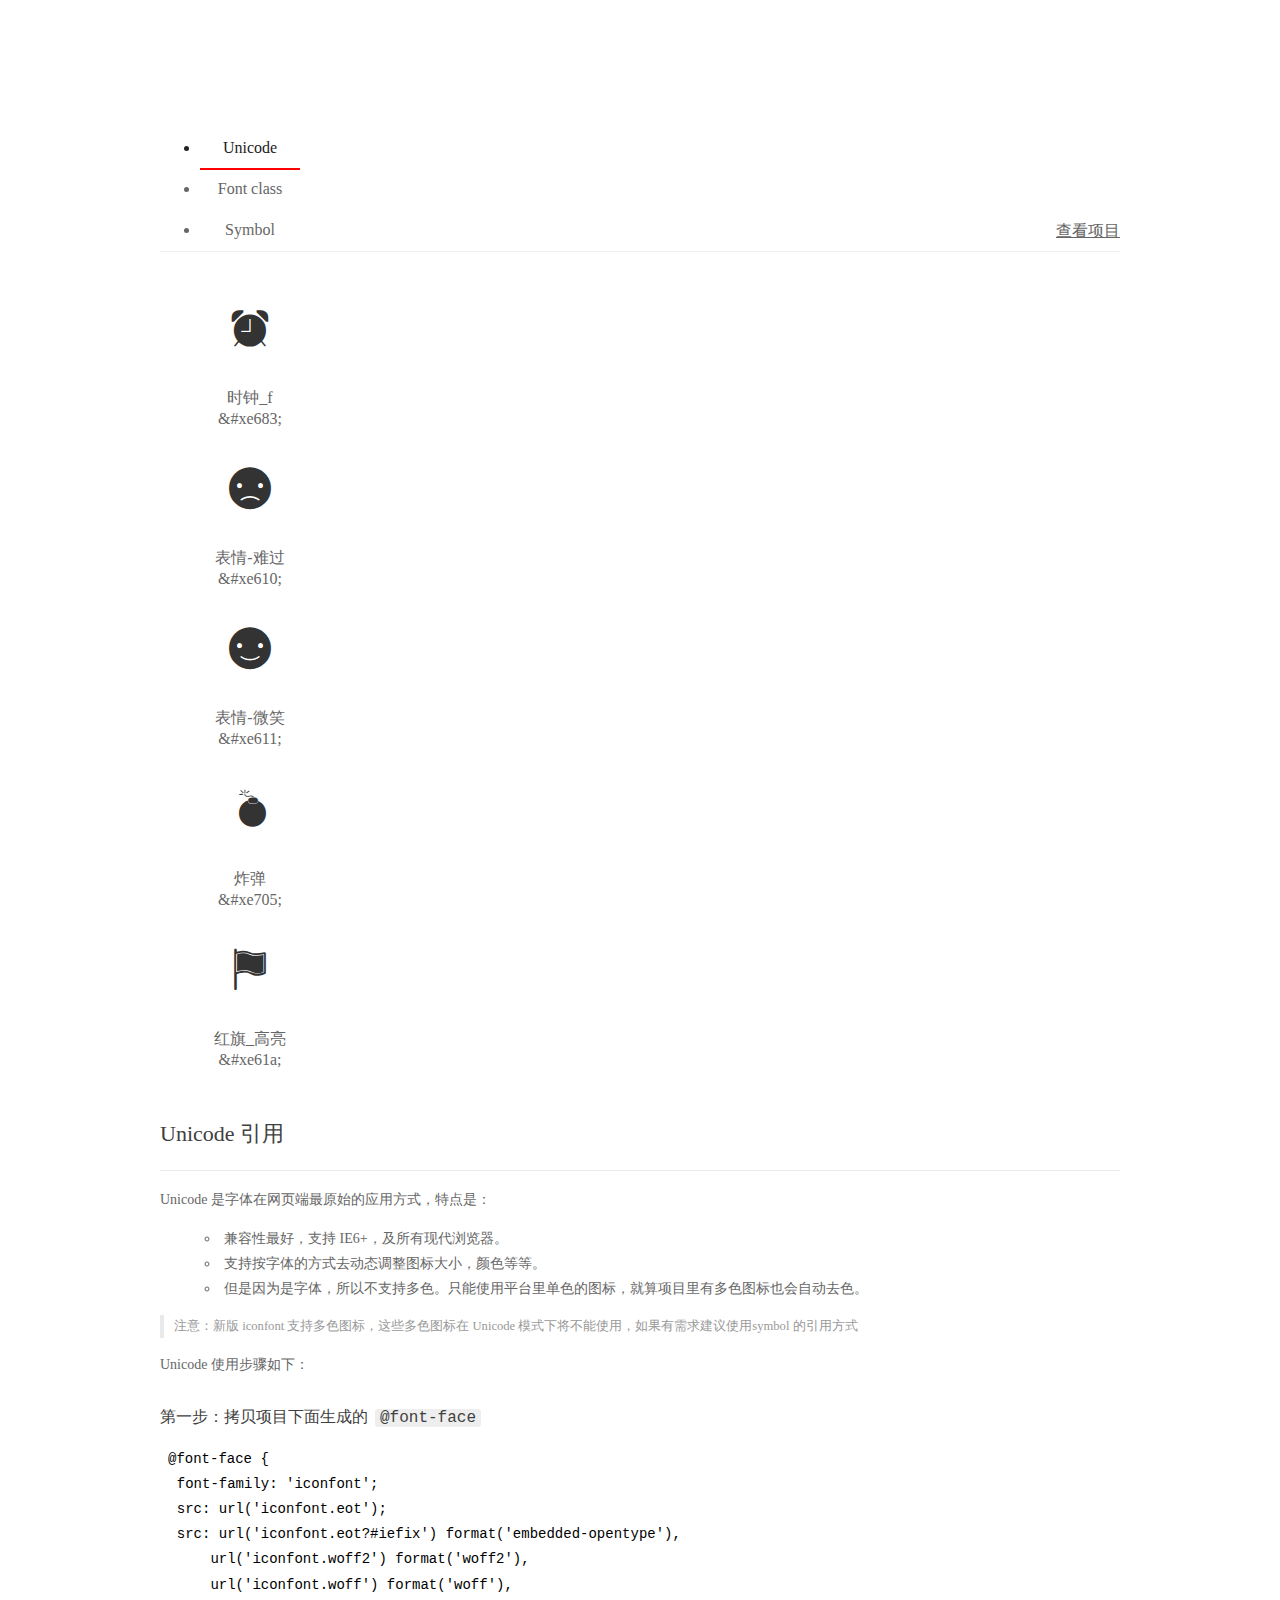
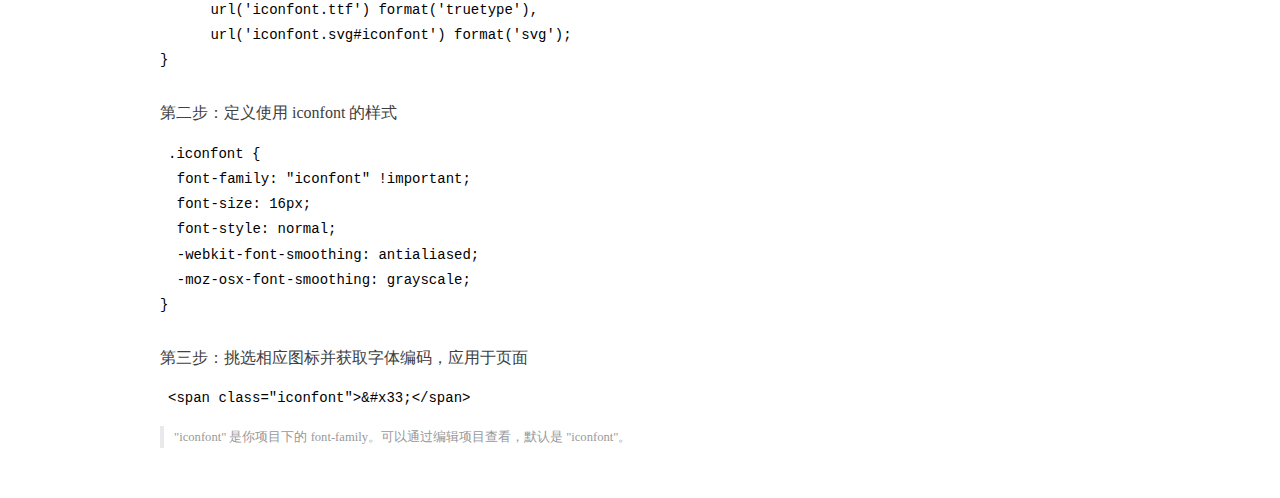
<file: css/font_1235511_7ko6gtr9vdm/demo_index.html>
<!DOCTYPE html>
<html>
<head>
  <meta charset="utf-8"/>
  <title>IconFont Demo</title>
  <link rel="shortcut icon" href="https://gtms04.alicdn.com/tps/i4/TB1_oz6GVXXXXaFXpXXJDFnIXXX-64-64.ico" type="image/x-icon"/>
  <link rel="stylesheet" href="https://g.alicdn.com/thx/cube/1.3.2/cube.min.css">
  <link rel="stylesheet" href="demo.css">
  <link rel="stylesheet" href="iconfont.css">
  <script src="iconfont.js"></script>
  <!-- jQuery -->
  <script src="https://a1.alicdn.com/oss/uploads/2018/12/26/7bfddb60-08e8-11e9-9b04-53e73bb6408b.js"></script>
  <!-- 代码高亮 -->
  <script src="https://a1.alicdn.com/oss/uploads/2018/12/26/a3f714d0-08e6-11e9-8a15-ebf944d7534c.js"></script>
</head>
<body>
  <div class="main">
    <h1 class="logo"><a href="https://www.iconfont.cn/" title="iconfont 首页" target="_blank">&#xe86b;</a></h1>
    <div class="nav-tabs">
      <ul id="tabs" class="dib-box">
        <li class="dib active"><span>Unicode</span></li>
        <li class="dib"><span>Font class</span></li>
        <li class="dib"><span>Symbol</span></li>
      </ul>
      
      <a href="https://www.iconfont.cn/manage/index?manage_type=myprojects&projectId=1235511" target="_blank" class="nav-more">查看项目</a>
      
    </div>
    <div class="tab-container">
      <div class="content unicode" style="display: block;">
          <ul class="icon_lists dib-box">
          
            <li class="dib">
              <span class="icon iconfont">&#xe683;</span>
                <div class="name">时钟_f</div>
                <div class="code-name">&amp;#xe683;</div>
              </li>
          
            <li class="dib">
              <span class="icon iconfont">&#xe610;</span>
                <div class="name">表情-难过</div>
                <div class="code-name">&amp;#xe610;</div>
              </li>
          
            <li class="dib">
              <span class="icon iconfont">&#xe611;</span>
                <div class="name">表情-微笑</div>
                <div class="code-name">&amp;#xe611;</div>
              </li>
          
            <li class="dib">
              <span class="icon iconfont">&#xe705;</span>
                <div class="name">炸弹</div>
                <div class="code-name">&amp;#xe705;</div>
              </li>
          
            <li class="dib">
              <span class="icon iconfont">&#xe61a;</span>
                <div class="name">红旗_高亮</div>
                <div class="code-name">&amp;#xe61a;</div>
              </li>
          
          </ul>
          <div class="article markdown">
          <h2 id="unicode-">Unicode 引用</h2>
          <hr>

          <p>Unicode 是字体在网页端最原始的应用方式，特点是：</p>
          <ul>
            <li>兼容性最好，支持 IE6+，及所有现代浏览器。</li>
            <li>支持按字体的方式去动态调整图标大小，颜色等等。</li>
            <li>但是因为是字体，所以不支持多色。只能使用平台里单色的图标，就算项目里有多色图标也会自动去色。</li>
          </ul>
          <blockquote>
            <p>注意：新版 iconfont 支持多色图标，这些多色图标在 Unicode 模式下将不能使用，如果有需求建议使用symbol 的引用方式</p>
          </blockquote>
          <p>Unicode 使用步骤如下：</p>
          <h3 id="-font-face">第一步：拷贝项目下面生成的 <code>@font-face</code></h3>
<pre><code class="language-css"
>@font-face {
  font-family: 'iconfont';
  src: url('iconfont.eot');
  src: url('iconfont.eot?#iefix') format('embedded-opentype'),
      url('iconfont.woff2') format('woff2'),
      url('iconfont.woff') format('woff'),
      url('iconfont.ttf') format('truetype'),
      url('iconfont.svg#iconfont') format('svg');
}
</code></pre>
          <h3 id="-iconfont-">第二步：定义使用 iconfont 的样式</h3>
<pre><code class="language-css"
>.iconfont {
  font-family: "iconfont" !important;
  font-size: 16px;
  font-style: normal;
  -webkit-font-smoothing: antialiased;
  -moz-osx-font-smoothing: grayscale;
}
</code></pre>
          <h3 id="-">第三步：挑选相应图标并获取字体编码，应用于页面</h3>
<pre>
<code class="language-html"
>&lt;span class="iconfont"&gt;&amp;#x33;&lt;/span&gt;
</code></pre>
          <blockquote>
            <p>"iconfont" 是你项目下的 font-family。可以通过编辑项目查看，默认是 "iconfont"。</p>
          </blockquote>
          </div>
      </div>
      <div class="content font-class">
        <ul class="icon_lists dib-box">
          
          <li class="dib">
            <span class="icon iconfont icon-shizhong_f"></span>
            <div class="name">
              时钟_f
            </div>
            <div class="code-name">.icon-shizhong_f
            </div>
          </li>
          
          <li class="dib">
            <span class="icon iconfont icon-biaoqing-nanguo-tianchong"></span>
            <div class="name">
              表情-难过
            </div>
            <div class="code-name">.icon-biaoqing-nanguo-tianchong
            </div>
          </li>
          
          <li class="dib">
            <span class="icon iconfont icon-biaoqing-weixiao-tianchong"></span>
            <div class="name">
              表情-微笑
            </div>
            <div class="code-name">.icon-biaoqing-weixiao-tianchong
            </div>
          </li>
          
          <li class="dib">
            <span class="icon iconfont icon-zhadan"></span>
            <div class="name">
              炸弹
            </div>
            <div class="code-name">.icon-zhadan
            </div>
          </li>
          
          <li class="dib">
            <span class="icon iconfont icon-hongqi_gaoliang"></span>
            <div class="name">
              红旗_高亮
            </div>
            <div class="code-name">.icon-hongqi_gaoliang
            </div>
          </li>
          
        </ul>
        <div class="article markdown">
        <h2 id="font-class-">font-class 引用</h2>
        <hr>

        <p>font-class 是 Unicode 使用方式的一种变种，主要是解决 Unicode 书写不直观，语意不明确的问题。</p>
        <p>与 Unicode 使用方式相比，具有如下特点：</p>
        <ul>
          <li>兼容性良好，支持 IE8+，及所有现代浏览器。</li>
          <li>相比于 Unicode 语意明确，书写更直观。可以很容易分辨这个 icon 是什么。</li>
          <li>因为使用 class 来定义图标，所以当要替换图标时，只需要修改 class 里面的 Unicode 引用。</li>
          <li>不过因为本质上还是使用的字体，所以多色图标还是不支持的。</li>
        </ul>
        <p>使用步骤如下：</p>
        <h3 id="-fontclass-">第一步：引入项目下面生成的 fontclass 代码：</h3>
<pre><code class="language-html">&lt;link rel="stylesheet" href="./iconfont.css"&gt;
</code></pre>
        <h3 id="-">第二步：挑选相应图标并获取类名，应用于页面：</h3>
<pre><code class="language-html">&lt;span class="iconfont icon-xxx"&gt;&lt;/span&gt;
</code></pre>
        <blockquote>
          <p>"
            iconfont" 是你项目下的 font-family。可以通过编辑项目查看，默认是 "iconfont"。</p>
        </blockquote>
      </div>
      </div>
      <div class="content symbol">
          <ul class="icon_lists dib-box">
          
            <li class="dib">
                <svg class="icon svg-icon" aria-hidden="true">
                  <use xlink:href="#icon-shizhong_f"></use>
                </svg>
                <div class="name">时钟_f</div>
                <div class="code-name">#icon-shizhong_f</div>
            </li>
          
            <li class="dib">
                <svg class="icon svg-icon" aria-hidden="true">
                  <use xlink:href="#icon-biaoqing-nanguo-tianchong"></use>
                </svg>
                <div class="name">表情-难过</div>
                <div class="code-name">#icon-biaoqing-nanguo-tianchong</div>
            </li>
          
            <li class="dib">
                <svg class="icon svg-icon" aria-hidden="true">
                  <use xlink:href="#icon-biaoqing-weixiao-tianchong"></use>
                </svg>
                <div class="name">表情-微笑</div>
                <div class="code-name">#icon-biaoqing-weixiao-tianchong</div>
            </li>
          
            <li class="dib">
                <svg class="icon svg-icon" aria-hidden="true">
                  <use xlink:href="#icon-zhadan"></use>
                </svg>
                <div class="name">炸弹</div>
                <div class="code-name">#icon-zhadan</div>
            </li>
          
            <li class="dib">
                <svg class="icon svg-icon" aria-hidden="true">
                  <use xlink:href="#icon-hongqi_gaoliang"></use>
                </svg>
                <div class="name">红旗_高亮</div>
                <div class="code-name">#icon-hongqi_gaoliang</div>
            </li>
          
          </ul>
          <div class="article markdown">
          <h2 id="symbol-">Symbol 引用</h2>
          <hr>

          <p>这是一种全新的使用方式，应该说这才是未来的主流，也是平台目前推荐的用法。相关介绍可以参考这篇<a href="">文章</a>
            这种用法其实是做了一个 SVG 的集合，与另外两种相比具有如下特点：</p>
          <ul>
            <li>支持多色图标了，不再受单色限制。</li>
            <li>通过一些技巧，支持像字体那样，通过 <code>font-size</code>, <code>color</code> 来调整样式。</li>
            <li>兼容性较差，支持 IE9+，及现代浏览器。</li>
            <li>浏览器渲染 SVG 的性能一般，还不如 png。</li>
          </ul>
          <p>使用步骤如下：</p>
          <h3 id="-symbol-">第一步：引入项目下面生成的 symbol 代码：</h3>
<pre><code class="language-html">&lt;script src="./iconfont.js"&gt;&lt;/script&gt;
</code></pre>
          <h3 id="-css-">第二步：加入通用 CSS 代码（引入一次就行）：</h3>
<pre><code class="language-html">&lt;style&gt;
.icon {
  width: 1em;
  height: 1em;
  vertical-align: -0.15em;
  fill: currentColor;
  overflow: hidden;
}
&lt;/style&gt;
</code></pre>
          <h3 id="-">第三步：挑选相应图标并获取类名，应用于页面：</h3>
<pre><code class="language-html">&lt;svg class="icon" aria-hidden="true"&gt;
  &lt;use xlink:href="#icon-xxx"&gt;&lt;/use&gt;
&lt;/svg&gt;
</code></pre>
          </div>
      </div>

    </div>
  </div>
  <script>
  $(document).ready(function () {
      $('.tab-container .content:first').show()

      $('#tabs li').click(function (e) {
        var tabContent = $('.tab-container .content')
        var index = $(this).index()

        if ($(this).hasClass('active')) {
          return
        } else {
          $('#tabs li').removeClass('active')
          $(this).addClass('active')

          tabContent.hide().eq(index).fadeIn()
        }
      })
    })
  </script>
</body>
</html>
</file>
<file: css/font_1235511_7ko6gtr9vdm/demo.css>
/* Logo 字体 */
@font-face {
  font-family: "iconfont logo";
  src: url('https://at.alicdn.com/t/font_985780_km7mi63cihi.eot?t=1545807318834');
  src: url('https://at.alicdn.com/t/font_985780_km7mi63cihi.eot?t=1545807318834#iefix') format('embedded-opentype'),
    url('https://at.alicdn.com/t/font_985780_km7mi63cihi.woff?t=1545807318834') format('woff'),
    url('https://at.alicdn.com/t/font_985780_km7mi63cihi.ttf?t=1545807318834') format('truetype'),
    url('https://at.alicdn.com/t/font_985780_km7mi63cihi.svg?t=1545807318834#iconfont') format('svg');
}

.logo {
  font-family: "iconfont logo";
  font-size: 160px;
  font-style: normal;
  -webkit-font-smoothing: antialiased;
  -moz-osx-font-smoothing: grayscale;
}

/* tabs */
.nav-tabs {
  position: relative;
}

.nav-tabs .nav-more {
  position: absolute;
  right: 0;
  bottom: 0;
  height: 42px;
  line-height: 42px;
  color: #666;
}

#tabs {
  border-bottom: 1px solid #eee;
}

#tabs li {
  cursor: pointer;
  width: 100px;
  height: 40px;
  line-height: 40px;
  text-align: center;
  font-size: 16px;
  border-bottom: 2px solid transparent;
  position: relative;
  z-index: 1;
  margin-bottom: -1px;
  color: #666;
}


#tabs .active {
  border-bottom-color: #f00;
  color: #222;
}

.tab-container .content {
  display: none;
}

/* 页面布局 */
.main {
  padding: 30px 100px;
  width: 960px;
  margin: 0 auto;
}

.main .logo {
  color: #333;
  text-align: left;
  margin-bottom: 30px;
  line-height: 1;
  height: 110px;
  margin-top: -50px;
  overflow: hidden;
  *zoom: 1;
}

.main .logo a {
  font-size: 160px;
  color: #333;
}

.helps {
  margin-top: 40px;
}

.helps pre {
  padding: 20px;
  margin: 10px 0;
  border: solid 1px #e7e1cd;
  background-color: #fffdef;
  overflow: auto;
}

.icon_lists {
  width: 100% !important;
  overflow: hidden;
  *zoom: 1;
}

.icon_lists li {
  width: 100px;
  margin-bottom: 10px;
  margin-right: 20px;
  text-align: center;
  list-style: none !important;
  cursor: default;
}

.icon_lists li .code-name {
  line-height: 1.2;
}

.icon_lists .icon {
  display: block;
  height: 100px;
  line-height: 100px;
  font-size: 42px;
  margin: 10px auto;
  color: #333;
  -webkit-transition: font-size 0.25s linear, width 0.25s linear;
  -moz-transition: font-size 0.25s linear, width 0.25s linear;
  transition: font-size 0.25s linear, width 0.25s linear;
}

.icon_lists .icon:hover {
  font-size: 100px;
}

.icon_lists .svg-icon {
  /* 通过设置 font-size 来改变图标大小 */
  width: 1em;
  /* 图标和文字相邻时，垂直对齐 */
  vertical-align: -0.15em;
  /* 通过设置 color 来改变 SVG 的颜色/fill */
  fill: currentColor;
  /* path 和 stroke 溢出 viewBox 部分在 IE 下会显示
      normalize.css 中也包含这行 */
  overflow: hidden;
}

.icon_lists li .name,
.icon_lists li .code-name {
  color: #666;
}

/* markdown 样式 */
.markdown {
  color: #666;
  font-size: 14px;
  line-height: 1.8;
}

.highlight {
  line-height: 1.5;
}

.markdown img {
  vertical-align: middle;
  max-width: 100%;
}

.markdown h1 {
  color: #404040;
  font-weight: 500;
  line-height: 40px;
  margin-bottom: 24px;
}

.markdown h2,
.markdown h3,
.markdown h4,
.markdown h5,
.markdown h6 {
  color: #404040;
  margin: 1.6em 0 0.6em 0;
  font-weight: 500;
  clear: both;
}

.markdown h1 {
  font-size: 28px;
}

.markdown h2 {
  font-size: 22px;
}

.markdown h3 {
  font-size: 16px;
}

.markdown h4 {
  font-size: 14px;
}

.markdown h5 {
  font-size: 12px;
}

.markdown h6 {
  font-size: 12px;
}

.markdown hr {
  height: 1px;
  border: 0;
  background: #e9e9e9;
  margin: 16px 0;
  clear: both;
}

.markdown p {
  margin: 1em 0;
}

.markdown>p,
.markdown>blockquote,
.markdown>.highlight,
.markdown>ol,
.markdown>ul {
  width: 80%;
}

.markdown ul>li {
  list-style: circle;
}

.markdown>ul li,
.markdown blockquote ul>li {
  margin-left: 20px;
  padding-left: 4px;
}

.markdown>ul li p,
.markdown>ol li p {
  margin: 0.6em 0;
}

.markdown ol>li {
  list-style: decimal;
}

.markdown>ol li,
.markdown blockquote ol>li {
  margin-left: 20px;
  padding-left: 4px;
}

.markdown code {
  margin: 0 3px;
  padding: 0 5px;
  background: #eee;
  border-radius: 3px;
}

.markdown strong,
.markdown b {
  font-weight: 600;
}

.markdown>table {
  border-collapse: collapse;
  border-spacing: 0px;
  empty-cells: show;
  border: 1px solid #e9e9e9;
  width: 95%;
  margin-bottom: 24px;
}

.markdown>table th {
  white-space: nowrap;
  color: #333;
  font-weight: 600;
}

.markdown>table th,
.markdown>table td {
  border: 1px solid #e9e9e9;
  padding: 8px 16px;
  text-align: left;
}

.markdown>table th {
  background: #F7F7F7;
}

.markdown blockquote {
  font-size: 90%;
  color: #999;
  border-left: 4px solid #e9e9e9;
  padding-left: 0.8em;
  margin: 1em 0;
}

.markdown blockquote p {
  margin: 0;
}

.markdown .anchor {
  opacity: 0;
  transition: opacity 0.3s ease;
  margin-left: 8px;
}

.markdown .waiting {
  color: #ccc;
}

.markdown h1:hover .anchor,
.markdown h2:hover .anchor,
.markdown h3:hover .anchor,
.markdown h4:hover .anchor,
.markdown h5:hover .anchor,
.markdown h6:hover .anchor {
  opacity: 1;
  display: inline-block;
}

.markdown>br,
.markdown>p>br {
  clear: both;
}


.hljs {
  display: block;
  background: white;
  padding: 0.5em;
  color: #333333;
  overflow-x: auto;
}

.hljs-comment,
.hljs-meta {
  color: #969896;
}

.hljs-string,
.hljs-variable,
.hljs-template-variable,
.hljs-strong,
.hljs-emphasis,
.hljs-quote {
  color: #df5000;
}

.hljs-keyword,
.hljs-selector-tag,
.hljs-type {
  color: #a71d5d;
}

.hljs-literal,
.hljs-symbol,
.hljs-bullet,
.hljs-attribute {
  color: #0086b3;
}

.hljs-section,
.hljs-name {
  color: #63a35c;
}

.hljs-tag {
  color: #333333;
}

.hljs-title,
.hljs-attr,
.hljs-selector-id,
.hljs-selector-class,
.hljs-selector-attr,
.hljs-selector-pseudo {
  color: #795da3;
}

.hljs-addition {
  color: #55a532;
  background-color: #eaffea;
}

.hljs-deletion {
  color: #bd2c00;
  background-color: #ffecec;
}

.hljs-link {
  text-decoration: underline;
}

/* 代码高亮 */
/* PrismJS 1.15.0
https://prismjs.com/download.html#themes=prism&languages=markup+css+clike+javascript */
/**
 * prism.js default theme for JavaScript, CSS and HTML
 * Based on dabblet (http://dabblet.com)
 * @author Lea Verou
 */
code[class*="language-"],
pre[class*="language-"] {
  color: black;
  background: none;
  text-shadow: 0 1px white;
  font-family: Consolas, Monaco, 'Andale Mono', 'Ubuntu Mono', monospace;
  text-align: left;
  white-space: pre;
  word-spacing: normal;
  word-break: normal;
  word-wrap: normal;
  line-height: 1.5;

  -moz-tab-size: 4;
  -o-tab-size: 4;
  tab-size: 4;

  -webkit-hyphens: none;
  -moz-hyphens: none;
  -ms-hyphens: none;
  hyphens: none;
}

pre[class*="language-"]::-moz-selection,
pre[class*="language-"] ::-moz-selection,
code[class*="language-"]::-moz-selection,
code[class*="language-"] ::-moz-selection {
  text-shadow: none;
  background: #b3d4fc;
}

pre[class*="language-"]::selection,
pre[class*="language-"] ::selection,
code[class*="language-"]::selection,
code[class*="language-"] ::selection {
  text-shadow: none;
  background: #b3d4fc;
}

@media print {

  code[class*="language-"],
  pre[class*="language-"] {
    text-shadow: none;
  }
}

/* Code blocks */
pre[class*="language-"] {
  padding: 1em;
  margin: .5em 0;
  overflow: auto;
}

:not(pre)>code[class*="language-"],
pre[class*="language-"] {
  background: #f5f2f0;
}

/* Inline code */
:not(pre)>code[class*="language-"] {
  padding: .1em;
  border-radius: .3em;
  white-space: normal;
}

.token.comment,
.token.prolog,
.token.doctype,
.token.cdata {
  color: slategray;
}

.token.punctuation {
  color: #999;
}

.namespace {
  opacity: .7;
}

.token.property,
.token.tag,
.token.boolean,
.token.number,
.token.constant,
.token.symbol,
.token.deleted {
  color: #905;
}

.token.selector,
.token.attr-name,
.token.string,
.token.char,
.token.builtin,
.token.inserted {
  color: #690;
}

.token.operator,
.token.entity,
.token.url,
.language-css .token.string,
.style .token.string {
  color: #9a6e3a;
  background: hsla(0, 0%, 100%, .5);
}

.token.atrule,
.token.attr-value,
.token.keyword {
  color: #07a;
}

.token.function,
.token.class-name {
  color: #DD4A68;
}

.token.regex,
.token.important,
.token.variable {
  color: #e90;
}

.token.important,
.token.bold {
  font-weight: bold;
}

.token.italic {
  font-style: italic;
}

.token.entity {
  cursor: help;
}
</file>
<file: css/font_1235511_7ko6gtr9vdm/iconfont.css>
@font-face {font-family: "iconfont";
  src: url('iconfont.eot?t=1560483048538'); /* IE9 */
  src: url('iconfont.eot?t=1560483048538#iefix') format('embedded-opentype'), /* IE6-IE8 */
  url('[data-uri]') format('woff2'),
  url('iconfont.woff?t=1560483048538') format('woff'),
  url('iconfont.ttf?t=1560483048538') format('truetype'), /* chrome, firefox, opera, Safari, Android, iOS 4.2+ */
  url('iconfont.svg?t=1560483048538#iconfont') format('svg'); /* iOS 4.1- */
}

.iconfont {
  font-family: "iconfont" !important;
  font-size: 16px;
  font-style: normal;
  -webkit-font-smoothing: antialiased;
  -moz-osx-font-smoothing: grayscale;
}

.icon-shizhong_f:before {
  content: "\e683";
}

.icon-biaoqing-nanguo-tianchong:before {
  content: "\e610";
}

.icon-biaoqing-weixiao-tianchong:before {
  content: "\e611";
}

.icon-zhadan:before {
  content: "\e705";
}

.icon-hongqi_gaoliang:before {
  content: "\e61a";
}
</file>
